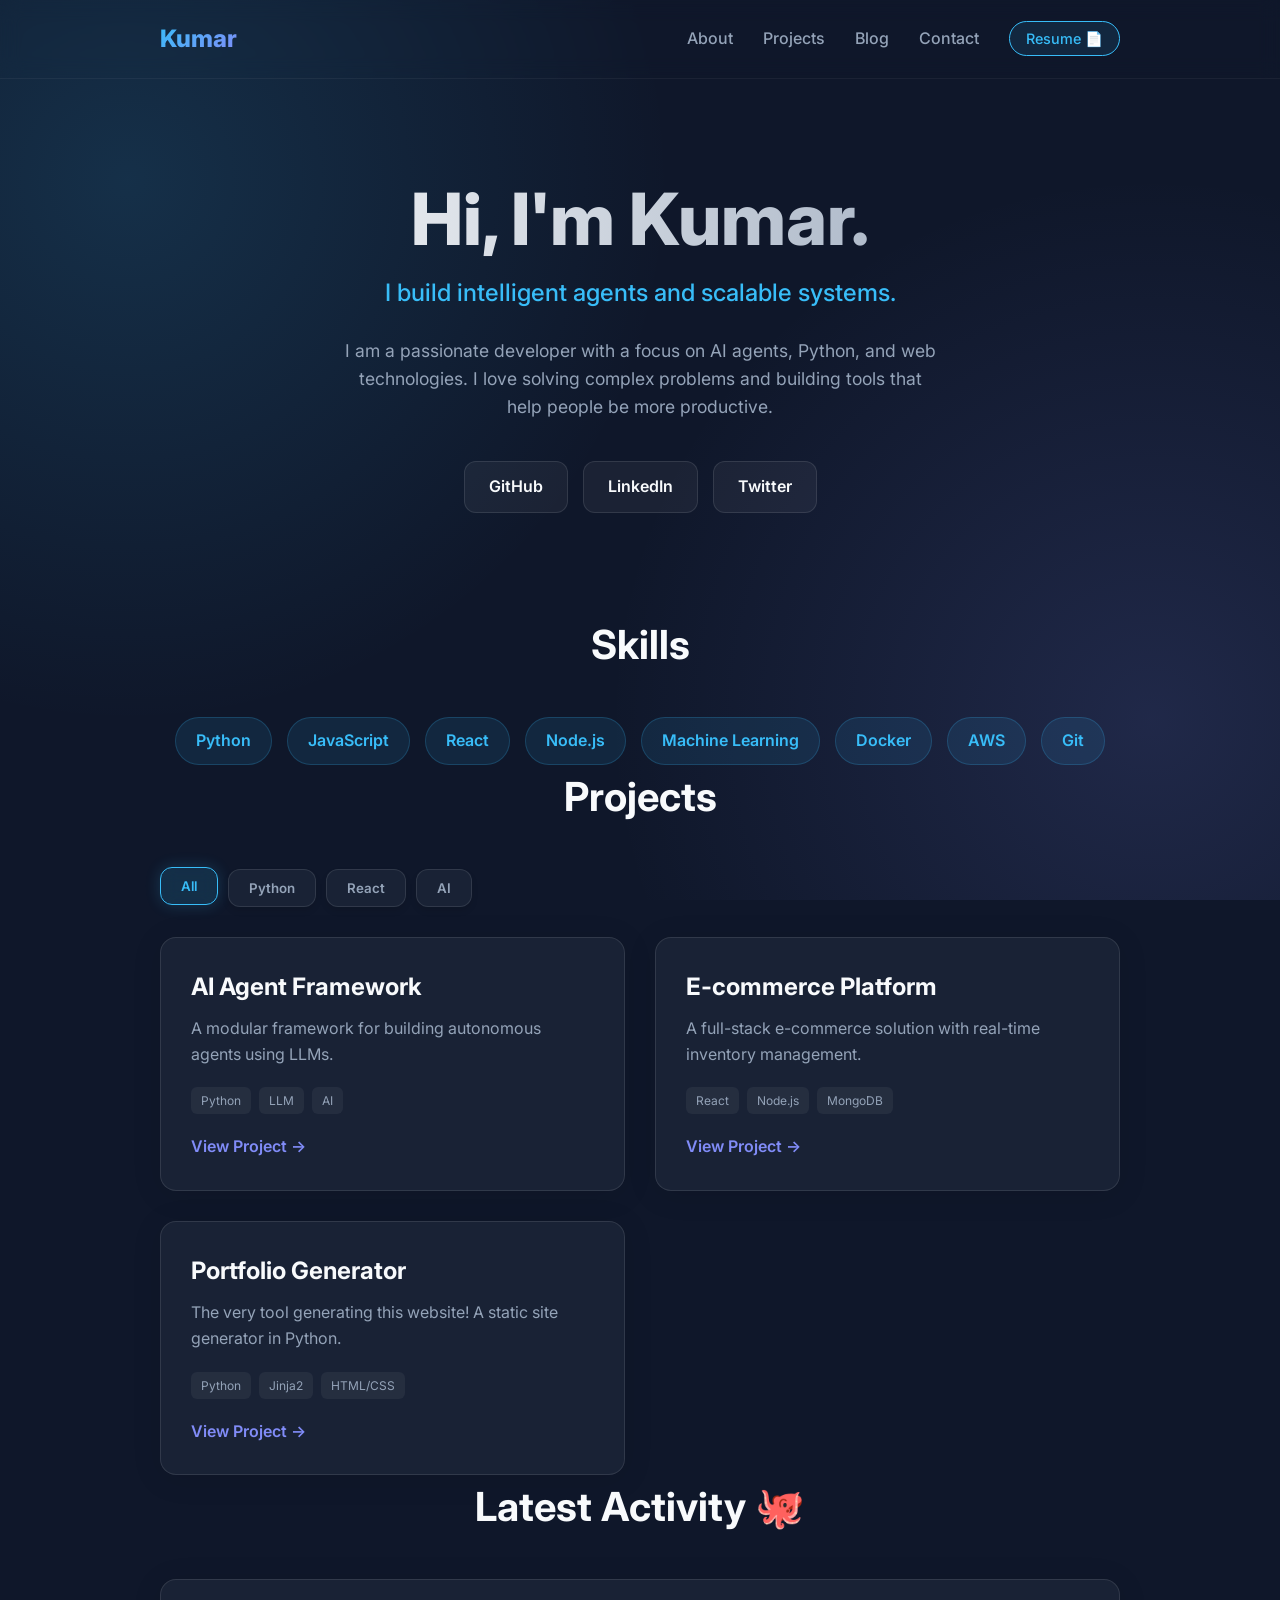
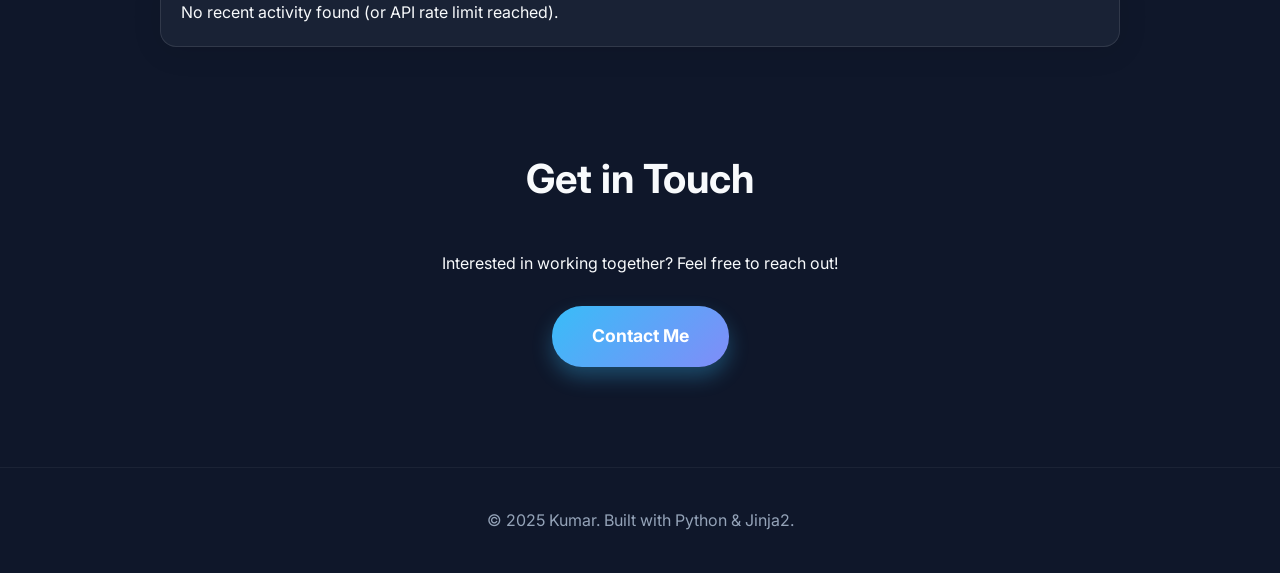
<file: docs/index.html>
<!DOCTYPE html>
<html lang="en">

<head>
    <meta charset="UTF-8">
    <meta name="viewport" content="width=device-width, initial-scale=1.0">
    <title>Kumar's Portfolio</title>
    <meta name="description" content="A showcase of my work and skills.">
    <link rel="stylesheet" href="./static/css/style.css">
    <link rel="preconnect" href="https://fonts.googleapis.com">
    <link rel="preconnect" href="https://fonts.gstatic.com" crossorigin>
    <link href="https://fonts.googleapis.com/css2?family=Inter:wght@400;600;800&display=swap" rel="stylesheet">
</head>

<body>
    <header>
        <nav class="container">
            <div class="logo">Kumar</div>
            <ul class="nav-links">
                <li><a href="./index.html#about">About</a></li>
                <li><a href="./index.html#projects">Projects</a></li>
                <li><a href="./blog.html">Blog</a></li>
                <li><a href="./index.html#contact">Contact</a></li>
                <li><a href="./static/resume.pdf" target="_blank" class="btn-resume">Resume
                        📄</a></li>
            </ul>
        </nav>
    </header>

    <main>
        
<section id="hero" class="container">
    <h1 class="headline animate-entry">Hi, I'm Kumar.</h1>
    <p class="subheadline animate-entry delay-1">I build intelligent agents and scalable systems.</p>
    <p class="about-text animate-entry delay-2">I am a passionate developer with a focus on AI agents, Python, and web technologies. I love solving complex problems and building tools that help people be more productive.</p>
    <div class="socials animate-entry delay-3">
        
        <a href="https://github.com/kumar" target="_blank" class="btn-social">GitHub</a>
        
        <a href="https://linkedin.com/in/kumar" target="_blank" class="btn-social">LinkedIn</a>
        
        <a href="https://twitter.com/kumar" target="_blank" class="btn-social">Twitter</a>
        
    </div>
</section>

<section id="skills" class="container animate-entry delay-1">
    <h2>Skills</h2>
    <div class="skills-grid">
        
        <span class="skill-tag">Python</span>
        
        <span class="skill-tag">JavaScript</span>
        
        <span class="skill-tag">React</span>
        
        <span class="skill-tag">Node.js</span>
        
        <span class="skill-tag">Machine Learning</span>
        
        <span class="skill-tag">Docker</span>
        
        <span class="skill-tag">AWS</span>
        
        <span class="skill-tag">Git</span>
        
    </div>
</section>

<section id="projects" class="container animate-entry delay-2">
    <h2>Projects</h2>

    <div class="filter-container" style="margin-bottom: 30px; display: flex; gap: 10px; flex-wrap: wrap;">
        <button class="filter-btn active" data-filter="all">All</button>
        <button class="filter-btn" data-filter="Python">Python</button>
        <button class="filter-btn" data-filter="React">React</button>
        <button class="filter-btn" data-filter="AI">AI</button>
    </div>

    <div class="projects-grid">
        
        <div class="project-card glass-card">
            <h3>AI Agent Framework</h3>
            <p>A modular framework for building autonomous agents using LLMs.</p>
            <div class="tags">
                
                <span class="tag">Python</span>
                
                <span class="tag">LLM</span>
                
                <span class="tag">AI</span>
                
            </div>
            <a href="#" class="btn-link">View Project &rarr;</a>
        </div>
        
        <div class="project-card glass-card">
            <h3>E-commerce Platform</h3>
            <p>A full-stack e-commerce solution with real-time inventory management.</p>
            <div class="tags">
                
                <span class="tag">React</span>
                
                <span class="tag">Node.js</span>
                
                <span class="tag">MongoDB</span>
                
            </div>
            <a href="#" class="btn-link">View Project &rarr;</a>
        </div>
        
        <div class="project-card glass-card">
            <h3>Portfolio Generator</h3>
            <p>The very tool generating this website! A static site generator in Python.</p>
            <div class="tags">
                
                <span class="tag">Python</span>
                
                <span class="tag">Jinja2</span>
                
                <span class="tag">HTML/CSS</span>
                
            </div>
            <a href="#" class="btn-link">View Project &rarr;</a>
        </div>
        
    </div>
</section>

<section id="activity" class="container animate-entry delay-3">
    <h2>Latest Activity 🐙</h2>
    <div class="glass-card" style="padding: 20px;">
        
        <p>No recent activity found (or API rate limit reached).</p>
        
    </div>
</section>

<section id="contact" class="container animate-entry delay-3">
    <h2>Get in Touch</h2>
    <p>Interested in working together? Feel free to reach out!</p>
    <a href="mailto:hello@example.com" class="btn-primary">Contact Me</a>
</section>

    </main>

    <footer>
        <div class="container">
            <p>&copy; 2025 Kumar. Built with Python & Jinja2.</p>
        </div>
    </footer>
    <script src="./static/js/main.js"></script>
</body>

</html>
</file>
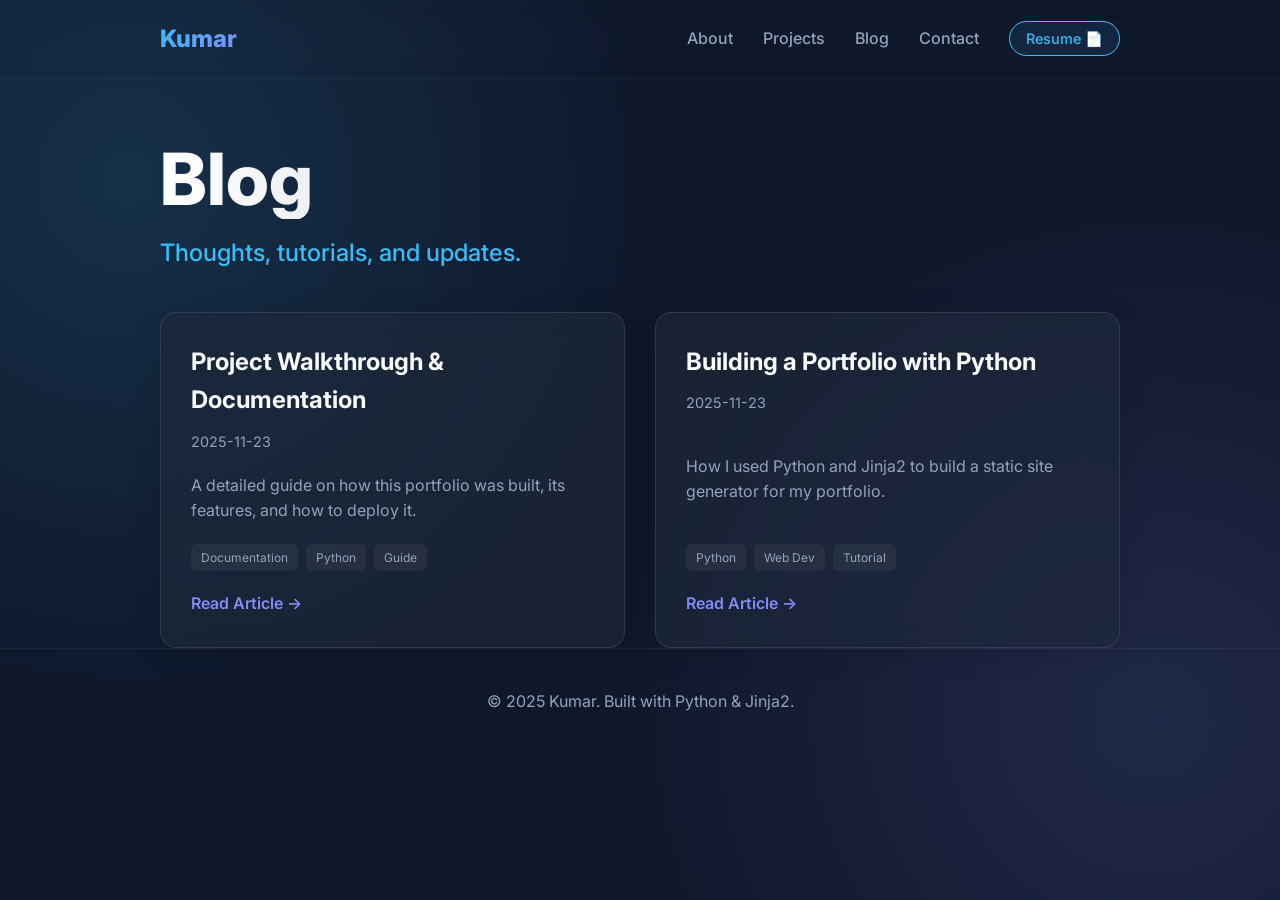
<file: docs/blog.html>
<!DOCTYPE html>
<html lang="en">

<head>
    <meta charset="UTF-8">
    <meta name="viewport" content="width=device-width, initial-scale=1.0">
    <title>Kumar's Portfolio</title>
    <meta name="description" content="A showcase of my work and skills.">
    <link rel="stylesheet" href="./static/css/style.css">
    <link rel="preconnect" href="https://fonts.googleapis.com">
    <link rel="preconnect" href="https://fonts.gstatic.com" crossorigin>
    <link href="https://fonts.googleapis.com/css2?family=Inter:wght@400;600;800&display=swap" rel="stylesheet">
</head>

<body>
    <header>
        <nav class="container">
            <div class="logo">Kumar</div>
            <ul class="nav-links">
                <li><a href="./index.html#about">About</a></li>
                <li><a href="./index.html#projects">Projects</a></li>
                <li><a href="./blog.html">Blog</a></li>
                <li><a href="./index.html#contact">Contact</a></li>
                <li><a href="./static/resume.pdf" target="_blank" class="btn-resume">Resume
                        📄</a></li>
            </ul>
        </nav>
    </header>

    <main>
        
<section class="container" style="padding-top: 60px;">
    <h1 class="headline animate-entry">Blog</h1>
    <p class="subheadline animate-entry delay-1">Thoughts, tutorials, and updates.</p>

    <div class="projects-grid animate-entry delay-2" style="margin-top: 40px;">
        
        <div class="project-card glass-card">
            <h3>Project Walkthrough & Documentation</h3>
            <p style="font-size: 0.9rem; color: var(--text-muted);">2025-11-23</p>
            <p>A detailed guide on how this portfolio was built, its features, and how to deploy it.</p>
            <div class="tags">
                
                <span class="tag">Documentation</span>
                
                <span class="tag">Python</span>
                
                <span class="tag">Guide</span>
                
            </div>
            <a href="./posts/project-walkthrough.html" class="btn-link">Read Article &rarr;</a>
        </div>
        
        <div class="project-card glass-card">
            <h3>Building a Portfolio with Python</h3>
            <p style="font-size: 0.9rem; color: var(--text-muted);">2025-11-23</p>
            <p>How I used Python and Jinja2 to build a static site generator for my portfolio.</p>
            <div class="tags">
                
                <span class="tag">Python</span>
                
                <span class="tag">Web Dev</span>
                
                <span class="tag">Tutorial</span>
                
            </div>
            <a href="./posts/building-portfolio.html" class="btn-link">Read Article &rarr;</a>
        </div>
        
    </div>
</section>

    </main>

    <footer>
        <div class="container">
            <p>&copy; 2025 Kumar. Built with Python & Jinja2.</p>
        </div>
    </footer>
    <script src="./static/js/main.js"></script>
</body>

</html>
</file>
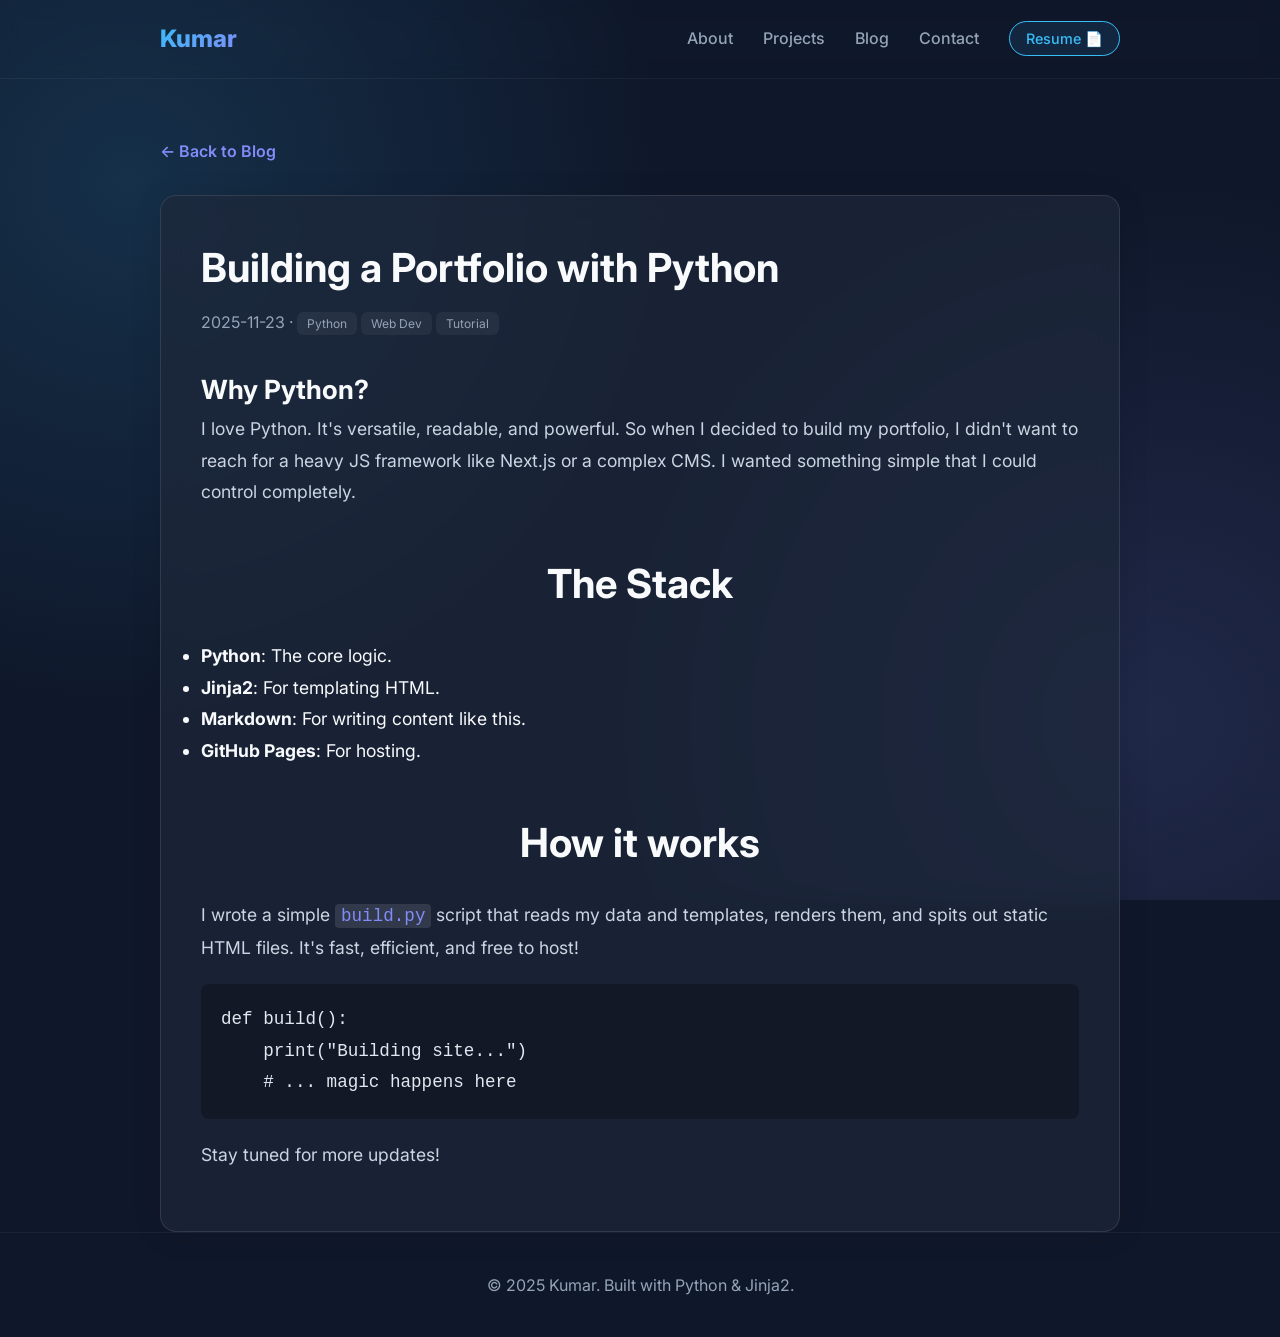
<file: docs/posts/building-portfolio.html>
<!DOCTYPE html>
<html lang="en">

<head>
    <meta charset="UTF-8">
    <meta name="viewport" content="width=device-width, initial-scale=1.0">
    <title>Kumar's Portfolio</title>
    <meta name="description" content="A showcase of my work and skills.">
    <link rel="stylesheet" href="../static/css/style.css">
    <link rel="preconnect" href="https://fonts.googleapis.com">
    <link rel="preconnect" href="https://fonts.gstatic.com" crossorigin>
    <link href="https://fonts.googleapis.com/css2?family=Inter:wght@400;600;800&display=swap" rel="stylesheet">
</head>

<body>
    <header>
        <nav class="container">
            <div class="logo">Kumar</div>
            <ul class="nav-links">
                <li><a href="../index.html#about">About</a></li>
                <li><a href="../index.html#projects">Projects</a></li>
                <li><a href="../blog.html">Blog</a></li>
                <li><a href="../index.html#contact">Contact</a></li>
                <li><a href="../static/resume.pdf" target="_blank" class="btn-resume">Resume
                        📄</a></li>
            </ul>
        </nav>
    </header>

    <main>
        
<div class="container" style="padding-top: 60px;">
    <a href="../blog.html" class="btn-link">&larr; Back to Blog</a>

    <article class="glass-card" style="margin-top: 30px; padding: 40px;">
        <h1 style="font-size: 2.5rem; margin-bottom: 10px;">Building a Portfolio with Python</h1>
        <p style="color: var(--text-muted); margin-bottom: 30px;">
            2025-11-23 &middot;
            
            <span class="tag">Python</span>
            
            <span class="tag">Web Dev</span>
            
            <span class="tag">Tutorial</span>
            
        </p>

        <div class="blog-content">
            <h1>Why Python?</h1>
<p>I love Python. It's versatile, readable, and powerful. So when I decided to build my portfolio, I didn't want to reach for a heavy JS framework like Next.js or a complex CMS. I wanted something simple that I could control completely.</p>
<h2>The Stack</h2>
<ul>
<li><strong>Python</strong>: The core logic.</li>
<li><strong>Jinja2</strong>: For templating HTML.</li>
<li><strong>Markdown</strong>: For writing content like this.</li>
<li><strong>GitHub Pages</strong>: For hosting.</li>
</ul>
<h2>How it works</h2>
<p>I wrote a simple <code>build.py</code> script that reads my data and templates, renders them, and spits out static HTML files. It's fast, efficient, and free to host!</p>
<pre><code class="language-python">def build():
    print(&quot;Building site...&quot;)
    # ... magic happens here
</code></pre>
<p>Stay tuned for more updates!</p>
        </div>
    </article>
</div>

<style>
    .blog-content {
        line-height: 1.8;
        font-size: 1.1rem;
    }

    .blog-content h2 {
        margin-top: 40px;
        margin-bottom: 20px;
        color: var(--text-color);
    }

    .blog-content p {
        margin-bottom: 20px;
        color: #cbd5e1;
    }

    .blog-content code {
        background: rgba(255, 255, 255, 0.1);
        padding: 2px 6px;
        border-radius: 4px;
        font-family: monospace;
        color: var(--accent-color);
    }

    .blog-content pre {
        background: rgba(0, 0, 0, 0.3);
        padding: 20px;
        border-radius: 8px;
        overflow-x: auto;
        margin-bottom: 20px;
    }

    .blog-content pre code {
        background: none;
        padding: 0;
        color: #e2e8f0;
    }
</style>

    </main>

    <footer>
        <div class="container">
            <p>&copy; 2025 Kumar. Built with Python & Jinja2.</p>
        </div>
    </footer>
    <script src="../static/js/main.js"></script>
</body>

</html>
</file>
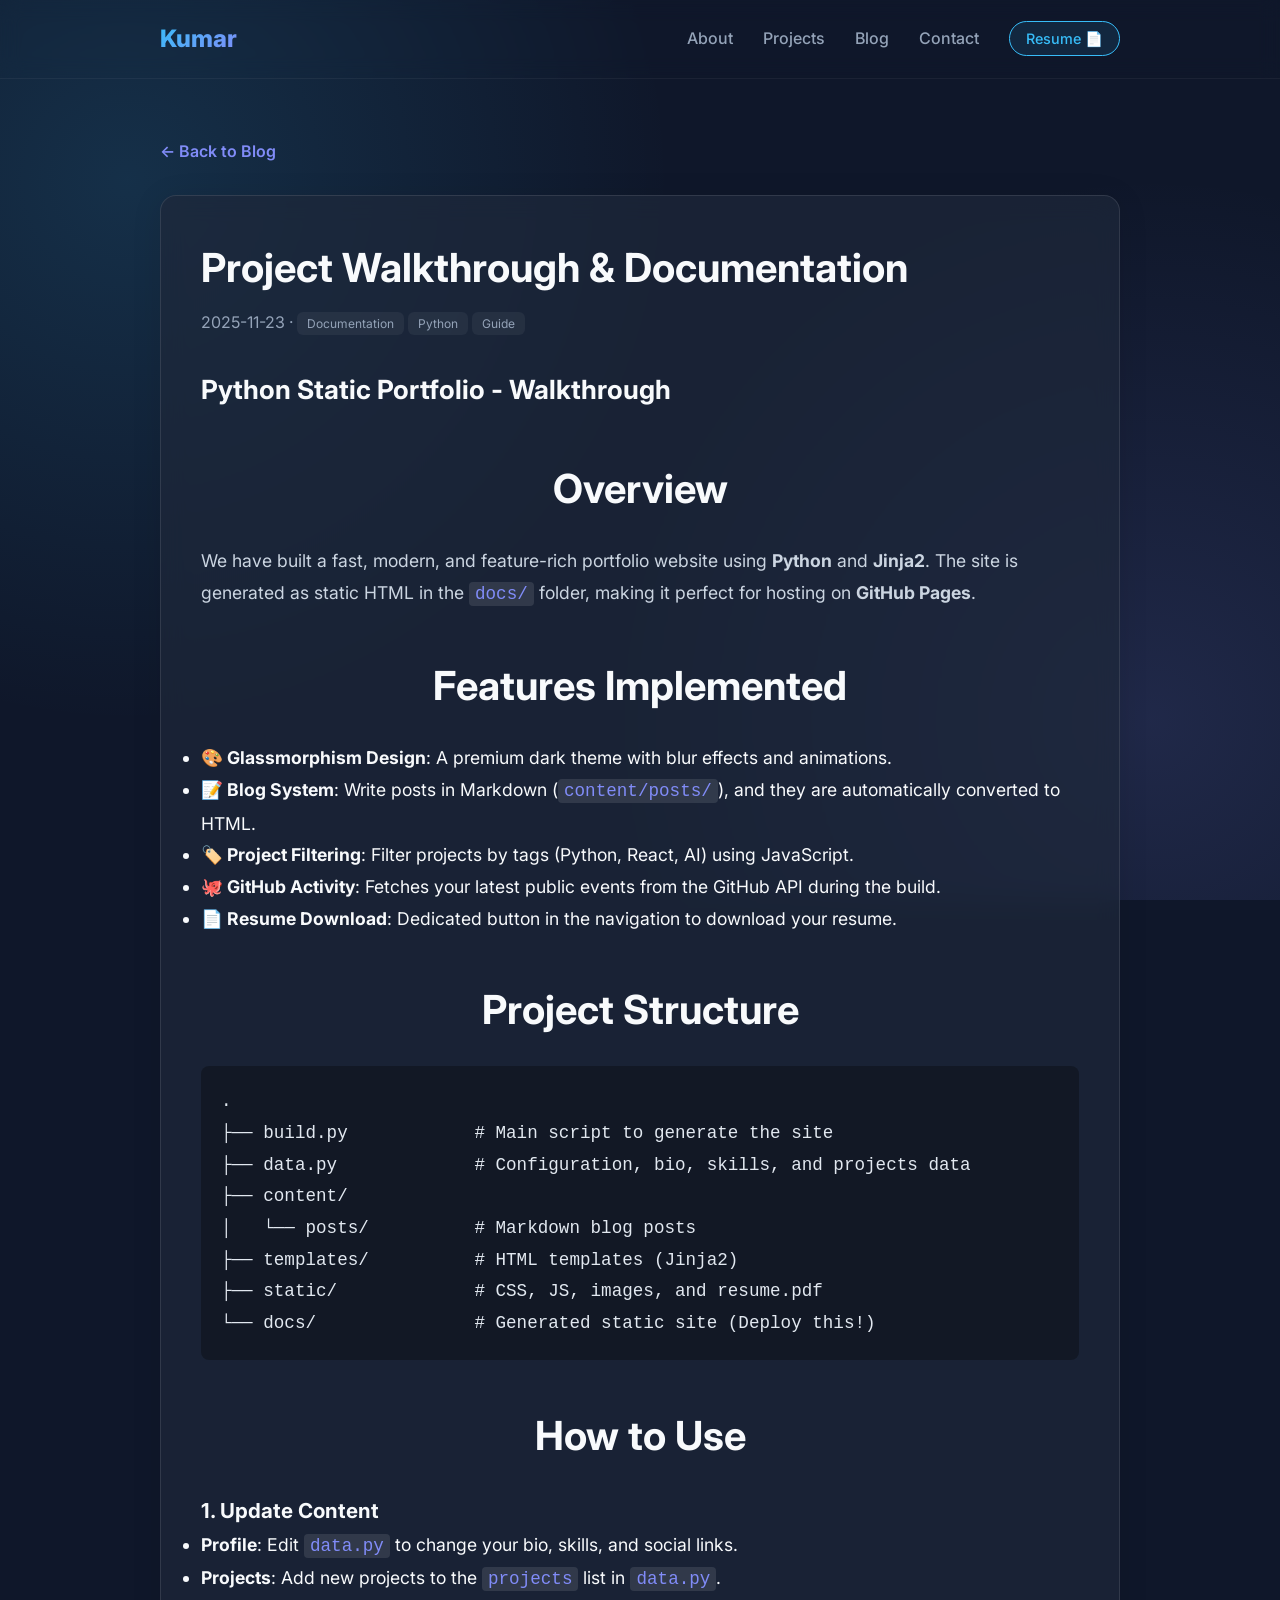
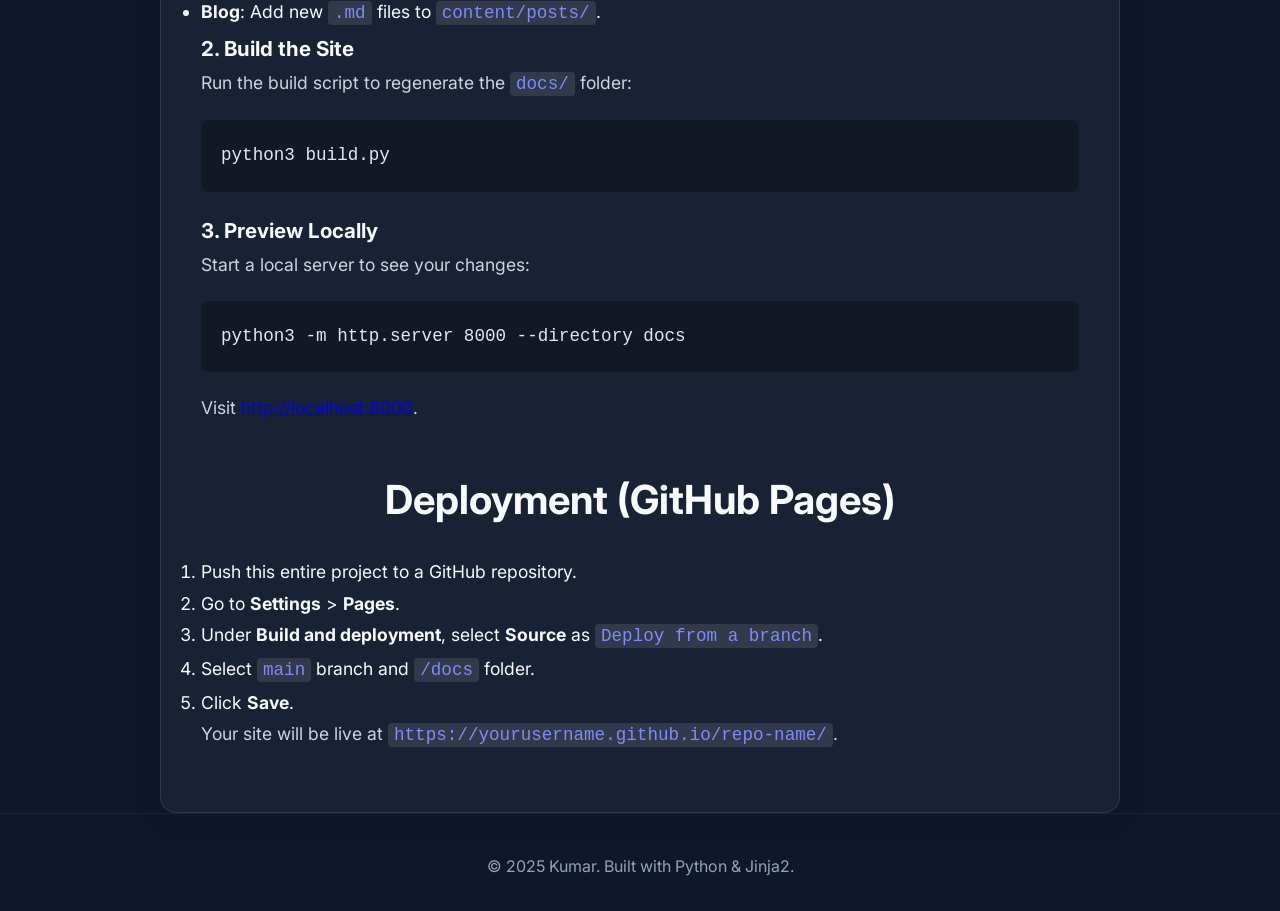
<file: docs/posts/project-walkthrough.html>
<!DOCTYPE html>
<html lang="en">

<head>
    <meta charset="UTF-8">
    <meta name="viewport" content="width=device-width, initial-scale=1.0">
    <title>Kumar's Portfolio</title>
    <meta name="description" content="A showcase of my work and skills.">
    <link rel="stylesheet" href="../static/css/style.css">
    <link rel="preconnect" href="https://fonts.googleapis.com">
    <link rel="preconnect" href="https://fonts.gstatic.com" crossorigin>
    <link href="https://fonts.googleapis.com/css2?family=Inter:wght@400;600;800&display=swap" rel="stylesheet">
</head>

<body>
    <header>
        <nav class="container">
            <div class="logo">Kumar</div>
            <ul class="nav-links">
                <li><a href="../index.html#about">About</a></li>
                <li><a href="../index.html#projects">Projects</a></li>
                <li><a href="../blog.html">Blog</a></li>
                <li><a href="../index.html#contact">Contact</a></li>
                <li><a href="../static/resume.pdf" target="_blank" class="btn-resume">Resume
                        📄</a></li>
            </ul>
        </nav>
    </header>

    <main>
        
<div class="container" style="padding-top: 60px;">
    <a href="../blog.html" class="btn-link">&larr; Back to Blog</a>

    <article class="glass-card" style="margin-top: 30px; padding: 40px;">
        <h1 style="font-size: 2.5rem; margin-bottom: 10px;">Project Walkthrough & Documentation</h1>
        <p style="color: var(--text-muted); margin-bottom: 30px;">
            2025-11-23 &middot;
            
            <span class="tag">Documentation</span>
            
            <span class="tag">Python</span>
            
            <span class="tag">Guide</span>
            
        </p>

        <div class="blog-content">
            <h1>Python Static Portfolio - Walkthrough</h1>
<h2>Overview</h2>
<p>We have built a fast, modern, and feature-rich portfolio website using <strong>Python</strong> and <strong>Jinja2</strong>. The site is generated as static HTML in the <code>docs/</code> folder, making it perfect for hosting on <strong>GitHub Pages</strong>.</p>
<h2>Features Implemented</h2>
<ul>
<li><strong>🎨 Glassmorphism Design</strong>: A premium dark theme with blur effects and animations.</li>
<li><strong>📝 Blog System</strong>: Write posts in Markdown (<code>content/posts/</code>), and they are automatically converted to HTML.</li>
<li><strong>🏷️ Project Filtering</strong>: Filter projects by tags (Python, React, AI) using JavaScript.</li>
<li><strong>🐙 GitHub Activity</strong>: Fetches your latest public events from the GitHub API during the build.</li>
<li><strong>📄 Resume Download</strong>: Dedicated button in the navigation to download your resume.</li>
</ul>
<h2>Project Structure</h2>
<pre><code class="language-text">.
├── build.py            # Main script to generate the site
├── data.py             # Configuration, bio, skills, and projects data
├── content/
│   └── posts/          # Markdown blog posts
├── templates/          # HTML templates (Jinja2)
├── static/             # CSS, JS, images, and resume.pdf
└── docs/               # Generated static site (Deploy this!)
</code></pre>
<h2>How to Use</h2>
<h3>1. Update Content</h3>
<ul>
<li><strong>Profile</strong>: Edit <code>data.py</code> to change your bio, skills, and social links.</li>
<li><strong>Projects</strong>: Add new projects to the <code>projects</code> list in <code>data.py</code>.</li>
<li><strong>Blog</strong>: Add new <code>.md</code> files to <code>content/posts/</code>.</li>
</ul>
<h3>2. Build the Site</h3>
<p>Run the build script to regenerate the <code>docs/</code> folder:</p>
<pre><code class="language-bash">python3 build.py
</code></pre>
<h3>3. Preview Locally</h3>
<p>Start a local server to see your changes:</p>
<pre><code class="language-bash">python3 -m http.server 8000 --directory docs
</code></pre>
<p>Visit <a href="http://localhost:8000">http://localhost:8000</a>.</p>
<h2>Deployment (GitHub Pages)</h2>
<ol>
<li>Push this entire project to a GitHub repository.</li>
<li>Go to <strong>Settings</strong> &gt; <strong>Pages</strong>.</li>
<li>Under <strong>Build and deployment</strong>, select <strong>Source</strong> as <code>Deploy from a branch</code>.</li>
<li>Select <code>main</code> branch and <code>/docs</code> folder.</li>
<li>Click <strong>Save</strong>.</li>
</ol>
<p>Your site will be live at <code>https://yourusername.github.io/repo-name/</code>.</p>
        </div>
    </article>
</div>

<style>
    .blog-content {
        line-height: 1.8;
        font-size: 1.1rem;
    }

    .blog-content h2 {
        margin-top: 40px;
        margin-bottom: 20px;
        color: var(--text-color);
    }

    .blog-content p {
        margin-bottom: 20px;
        color: #cbd5e1;
    }

    .blog-content code {
        background: rgba(255, 255, 255, 0.1);
        padding: 2px 6px;
        border-radius: 4px;
        font-family: monospace;
        color: var(--accent-color);
    }

    .blog-content pre {
        background: rgba(0, 0, 0, 0.3);
        padding: 20px;
        border-radius: 8px;
        overflow-x: auto;
        margin-bottom: 20px;
    }

    .blog-content pre code {
        background: none;
        padding: 0;
        color: #e2e8f0;
    }
</style>

    </main>

    <footer>
        <div class="container">
            <p>&copy; 2025 Kumar. Built with Python & Jinja2.</p>
        </div>
    </footer>
    <script src="../static/js/main.js"></script>
</body>

</html>
</file>
<file: docs/static/css/style.css>
:root {
    --bg-color: #0f172a;
    --text-color: #f8fafc;
    --text-muted: #94a3b8;
    --primary-color: #38bdf8;
    --accent-color: #818cf8;
    --glass-bg: rgba(30, 41, 59, 0.7);
    --glass-border: rgba(255, 255, 255, 0.1);
    --font-main: 'Inter', sans-serif;
}

* {
    box-sizing: border-box;
    margin: 0;
    padding: 0;
}

body {
    font-family: var(--font-main);
    background-color: var(--bg-color);
    color: var(--text-color);
    line-height: 1.6;
    overflow-x: hidden;
    background-image:
        radial-gradient(circle at 10% 20%, rgba(56, 189, 248, 0.15) 0%, transparent 40%),
        radial-gradient(circle at 90% 80%, rgba(129, 140, 248, 0.15) 0%, transparent 40%);
    background-attachment: fixed;
}

.container {
    max-width: 1000px;
    margin: 0 auto;
    padding: 0 20px;
}

/* Animations */
@keyframes fadeUp {
    from {
        opacity: 0;
        transform: translateY(30px);
    }

    to {
        opacity: 1;
        transform: translateY(0);
    }
}

.animate-entry {
    animation: fadeUp 0.8s cubic-bezier(0.2, 0.8, 0.2, 1) forwards;
    opacity: 0;
}

.delay-1 {
    animation-delay: 0.1s;
}

.delay-2 {
    animation-delay: 0.2s;
}

.delay-3 {
    animation-delay: 0.3s;
}

/* Glass Card Utility */
.glass-card {
    background: var(--glass-bg);
    backdrop-filter: blur(12px);
    -webkit-backdrop-filter: blur(12px);
    border: 1px solid var(--glass-border);
    border-radius: 16px;
    box-shadow: 0 4px 30px rgba(0, 0, 0, 0.1);
}

/* Header */
header {
    padding: 20px 0;
    position: sticky;
    top: 0;
    z-index: 100;
    backdrop-filter: blur(10px);
    border-bottom: 1px solid rgba(255, 255, 255, 0.05);
}

nav {
    display: flex;
    justify-content: space-between;
    align-items: center;
}

.logo {
    font-weight: 800;
    font-size: 1.5rem;
    background: linear-gradient(135deg, var(--primary-color), var(--accent-color));
    background-clip: text;
    -webkit-background-clip: text;
    -webkit-text-fill-color: transparent;
}

.nav-links {
    list-style: none;
    display: flex;
    gap: 30px;
}

.nav-links a {
    color: var(--text-muted);
    text-decoration: none;
    font-weight: 500;
    transition: color 0.3s;
}

.nav-links a:hover {
    color: var(--text-color);
}

.btn-resume {
    padding: 8px 16px;
    background: rgba(56, 189, 248, 0.1);
    border: 1px solid var(--primary-color);
    border-radius: 20px;
    color: var(--primary-color) !important;
    font-size: 0.9rem;
    transition: all 0.3s;
}

.btn-resume:hover {
    background: var(--primary-color);
    color: var(--bg-color) !important;
    box-shadow: 0 0 15px rgba(56, 189, 248, 0.4);
}

/* Hero */
#hero {
    padding: 100px 0;
    text-align: center;
}

.headline {
    font-size: 4.5rem;
    font-weight: 800;
    margin-bottom: 15px;
    line-height: 1.1;
    background: linear-gradient(to right, #fff, #94a3b8);
    background-clip: text;
    -webkit-background-clip: text;
    -webkit-text-fill-color: transparent;
}

.subheadline {
    font-size: 1.5rem;
    color: var(--primary-color);
    margin-bottom: 25px;
    font-weight: 500;
}

.about-text {
    max-width: 600px;
    margin: 0 auto 40px;
    color: var(--text-muted);
    font-size: 1.1rem;
}

.socials {
    display: flex;
    justify-content: center;
    gap: 15px;
}

.btn-social {
    padding: 12px 24px;
    background: rgba(255, 255, 255, 0.05);
    color: var(--text-color);
    text-decoration: none;
    border-radius: 12px;
    font-weight: 600;
    transition: all 0.3s;
    border: 1px solid var(--glass-border);
}

.btn-social:hover {
    background: rgba(255, 255, 255, 0.1);
    transform: translateY(-2px);
    border-color: var(--primary-color);
}

/* Sections */
section {
    padding: 80px 0;
}

h2 {
    font-size: 2.5rem;
    margin-bottom: 40px;
    text-align: center;
    font-weight: 700;
}

/* Skills */
.skills-grid {
    display: flex;
    flex-wrap: wrap;
    justify-content: center;
    gap: 15px;
}

.skill-tag {
    background: rgba(56, 189, 248, 0.1);
    color: var(--primary-color);
    padding: 10px 20px;
    border-radius: 30px;
    font-weight: 600;
    border: 1px solid rgba(56, 189, 248, 0.2);
    transition: all 0.3s;
}

.skill-tag:hover {
    background: rgba(56, 189, 248, 0.2);
    transform: scale(1.05);
}

/* Projects */
.projects-grid {
    display: grid;
    grid-template-columns: repeat(auto-fit, minmax(320px, 1fr));
    gap: 30px;
}

.project-card {
    padding: 30px;
    transition: transform 0.3s, box-shadow 0.3s;
    display: flex;
    flex-direction: column;
    height: 100%;
}

.project-card:hover {
    transform: translateY(-10px);
    box-shadow: 0 20px 40px rgba(0, 0, 0, 0.2);
    border-color: var(--primary-color);
}

.project-card h3 {
    font-size: 1.5rem;
    margin-bottom: 10px;
    color: var(--text-color);
}

.project-card p {
    color: var(--text-muted);
    margin-bottom: 20px;
    flex-grow: 1;
}

.tags {
    display: flex;
    gap: 8px;
    margin-bottom: 20px;
    flex-wrap: wrap;
}

.tag {
    font-size: 0.75rem;
    background: rgba(255, 255, 255, 0.05);
    padding: 4px 10px;
    border-radius: 6px;
    color: var(--text-muted);
}

.btn-link {
    display: inline-block;
    color: var(--accent-color);
    text-decoration: none;
    font-weight: 600;
    align-self: flex-start;
}

.btn-link:hover {
    text-decoration: underline;
}

/* Contact */
#contact {
    text-align: center;
    padding: 100px 0;
}

.btn-primary {
    display: inline-block;
    margin-top: 30px;
    padding: 16px 40px;
    background: linear-gradient(135deg, var(--primary-color), var(--accent-color));
    color: white;
    text-decoration: none;
    border-radius: 30px;
    font-weight: 700;
    font-size: 1.1rem;
    box-shadow: 0 10px 20px rgba(56, 189, 248, 0.3);
    transition: all 0.3s;
}

.btn-primary:hover {
    transform: translateY(-3px);
    box-shadow: 0 15px 30px rgba(56, 189, 248, 0.4);
}

/* Filter Buttons */
.filter-btn {
    background: var(--glass-bg);
    backdrop-filter: blur(8px);
    -webkit-backdrop-filter: blur(8px);
    border: 1px solid var(--glass-border);
    color: var(--text-muted);
    padding: 10px 20px;
    border-radius: 12px;
    cursor: pointer;
    font-family: var(--font-main);
    font-weight: 600;
    transition: all 0.3s;
    box-shadow: 0 4px 6px rgba(0, 0, 0, 0.1);
}

.filter-btn:hover,
.filter-btn.active {
    background: rgba(56, 189, 248, 0.15);
    color: var(--primary-color);
    border-color: var(--primary-color);
    box-shadow: 0 0 15px rgba(56, 189, 248, 0.2);
    transform: translateY(-2px);
}

/* Footer */
footer {
    padding: 40px 0;
    text-align: center;
    color: var(--text-muted);
    border-top: 1px solid rgba(255, 255, 255, 0.05);
}
</file>
